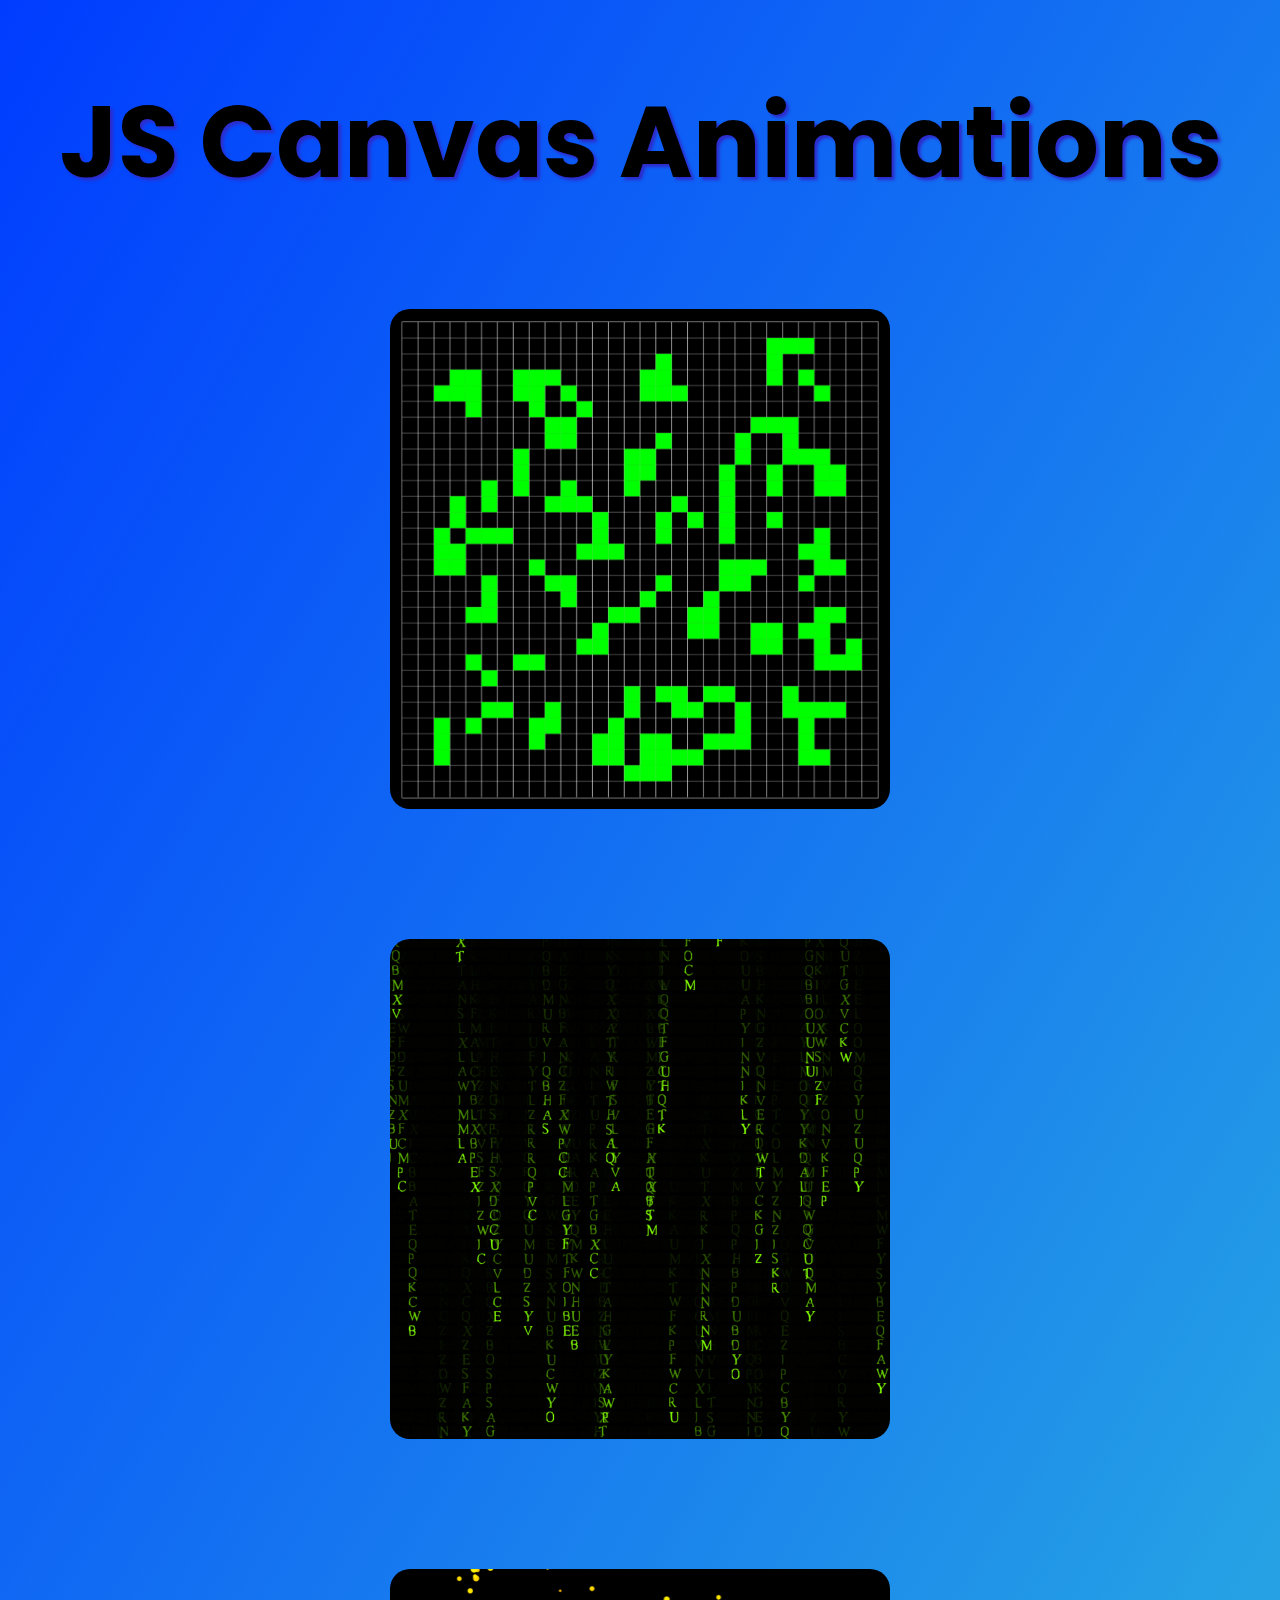
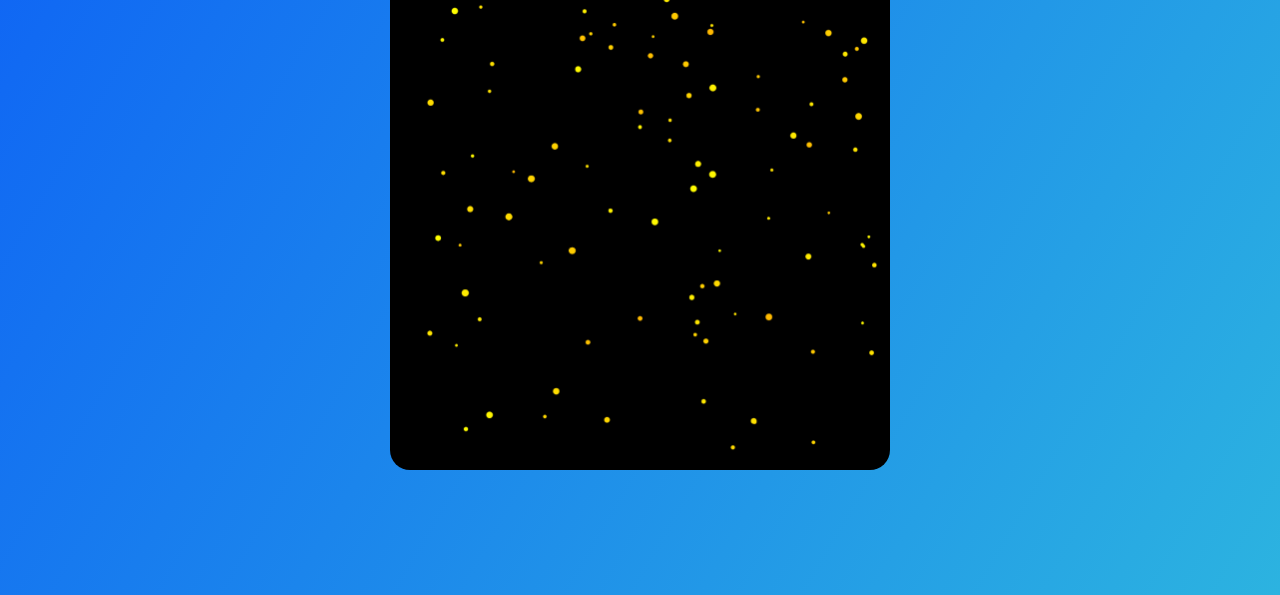
<file: index.html>
<!DOCTYPE html>
<html lang="en">
    <head>
        <title>Javascript Canvas Animations</title>
        <meta charset="utf-8"/>
        <link rel="preconnect" href="https://fonts.googleapis.com">
        <link rel="preconnect" href="https://fonts.gstatic.com" crossorigin>
        <link href="https://fonts.googleapis.com/css2?family=Poppins:wght@400;700;900&display=swap" rel="stylesheet"> 
        <link rel="stylesheet" href="styles/main.css"/>
    </head>
    <body>
        <h1>JS Canvas Animations</h1>
        <div class="animations">
            <a href="game-of-life.html">
                <img src="img/game-of-life.png"/>
            </a>
            <a href="matrix.html">
                <img src="img/matrix.png"/>
            </a>
            <a href="sparkles.html">
                <img src="img/sparkles.png"/>
            </a>
        </div>
    </body>
</html>
</file>
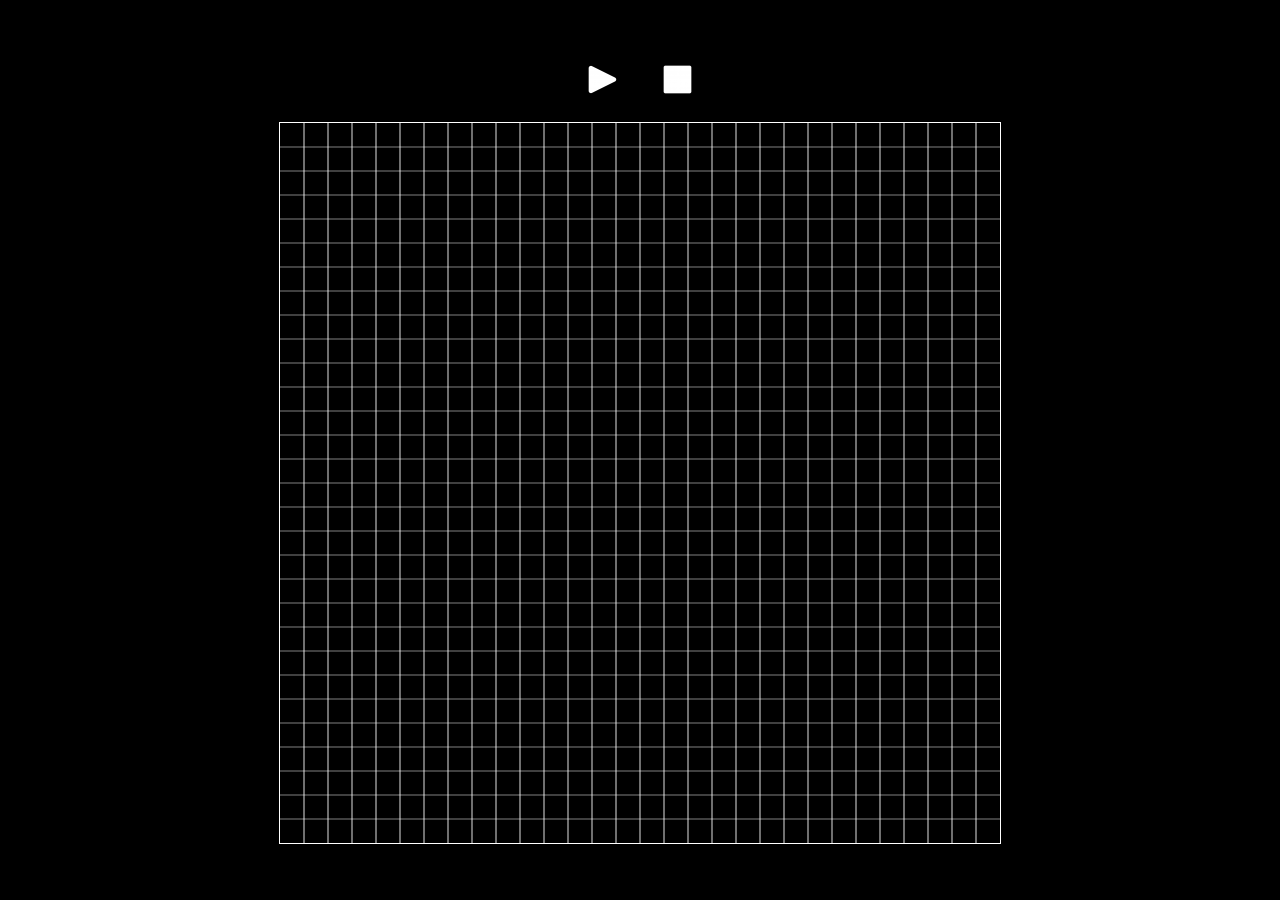
<file: game-of-life.html>
<!DOCTYPE html>
<html lang="en">
    <head>
        <title>Game of Life</title>
        <meta charset="utf-8"/>
        <link rel="stylesheet" href="styles/game-of-life.css"/>
        <script src="js/gameOfLife.js" defer></script>
    </head>
    <body>
        <div class="media-control">
            <img src="img/play.png" id="pause-play"/>
            <img src="img/stop.png" id="stop"/>
        </div>
        <canvas id="canvas"></canvas>
    </body>
</html>
</file>
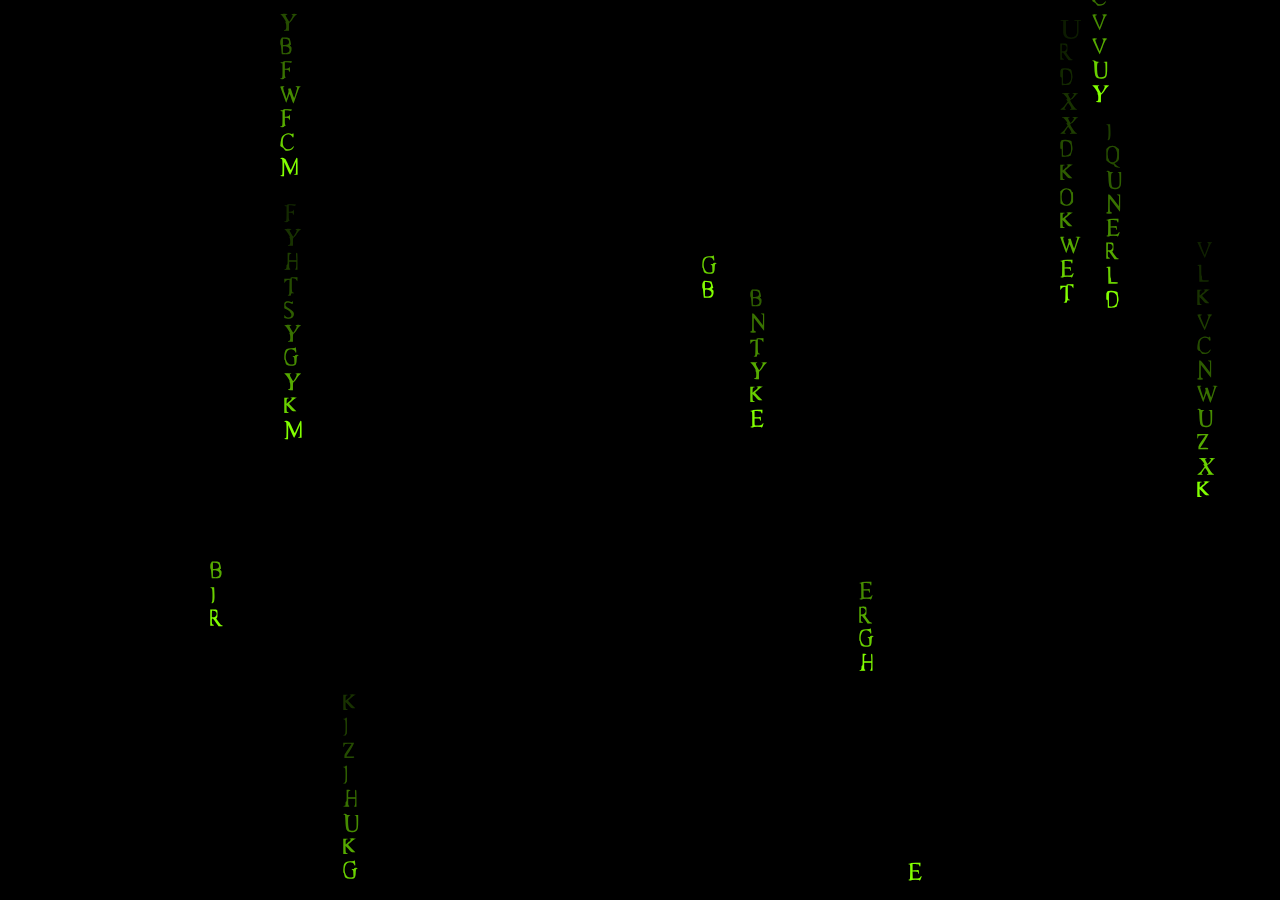
<file: matrix.html>
<!DOCTYPE html>
<html lang="en">
    <head>
        <title>Matrix</title>
        <meta charset="utf-8"/>
        <link rel="stylesheet" href="styles/matrix.css"/>
        <script src="js/matrix.js" defer></script>
    </head>
    <body>
        <canvas id="canvas"></canvas>
    </body>
</html>
</file>
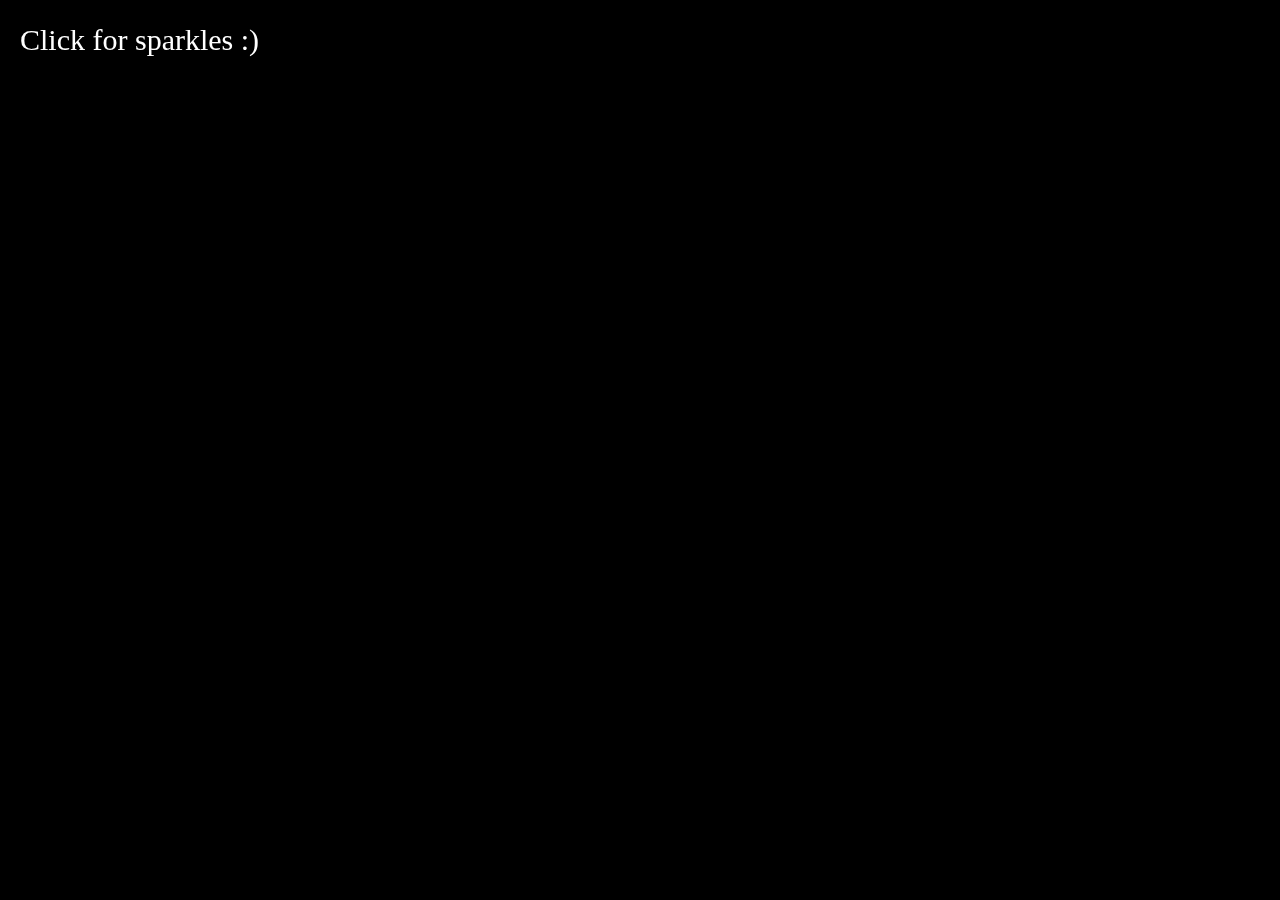
<file: sparkles.html>
<!DOCTYPE html>
<html lang="en">
    <head>
        <title>Sparkles</title>
        <meta charset="utf-8"/>
        <link rel="stylesheet" href="styles/sparkles.css"/>
        <script src="js/sparkles.js" defer></script>
    </head>
    <body>
        <canvas id="canvas"></canvas>
    </body>
</html>
</file>
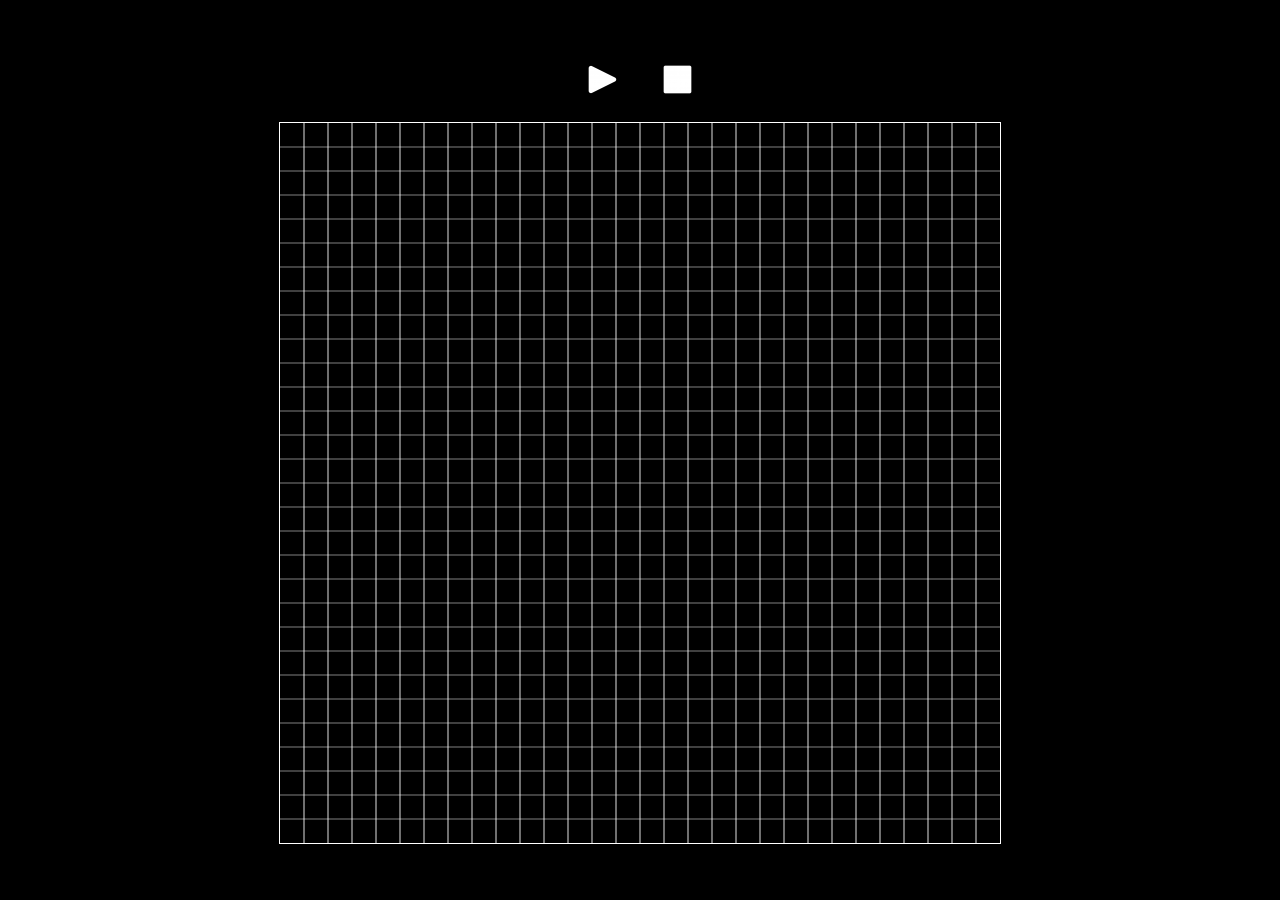
<file: game-of-life/game-of-life.html>
<!DOCTYPE html>
<html lang="en">
    <head>
        <title>Game of Life</title>
        <meta charset="utf-8"/>
        <link rel="stylesheet" href="styles/style.css"/>
        <script src="js/gameOfLife.js" defer></script>
    </head>
    <body>
        <div class="media-control">
            <img src="img/play.png" id="pause-play"/>
            <img src="img/stop.png" id="stop"/>
        </div>
        <canvas id="canvas"></canvas>
    </body>
</html>
</file>
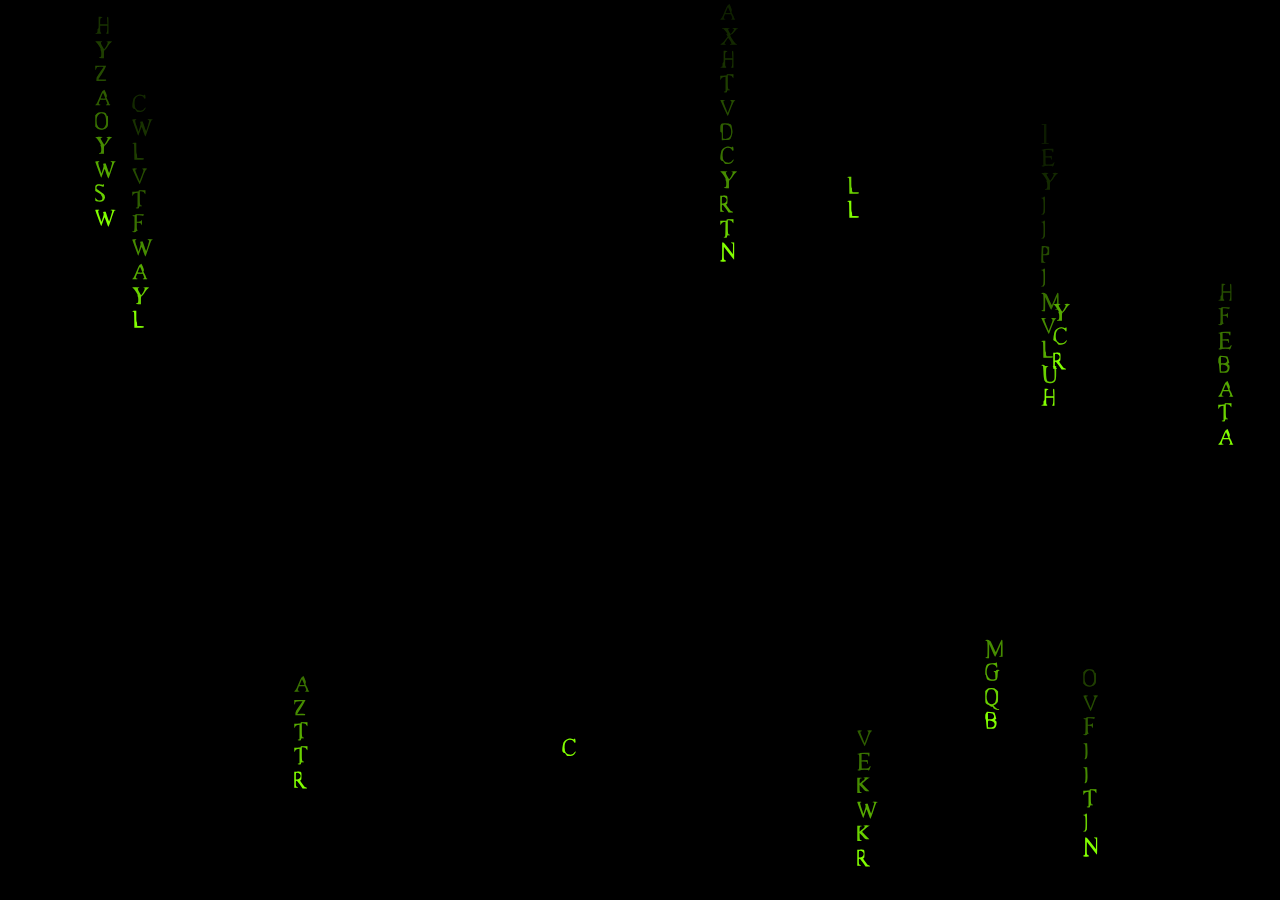
<file: matrix/matrix.html>
<!DOCTYPE html>
<html lang="en">
    <head>
        <title>Matrix</title>
        <meta charset="utf-8"/>
        <link rel="stylesheet" href="styles/style.css"/>
        <script src="js/matrix.js" defer></script>
    </head>
    <body>
        <canvas id="canvas"></canvas>
    </body>
</html>
</file>
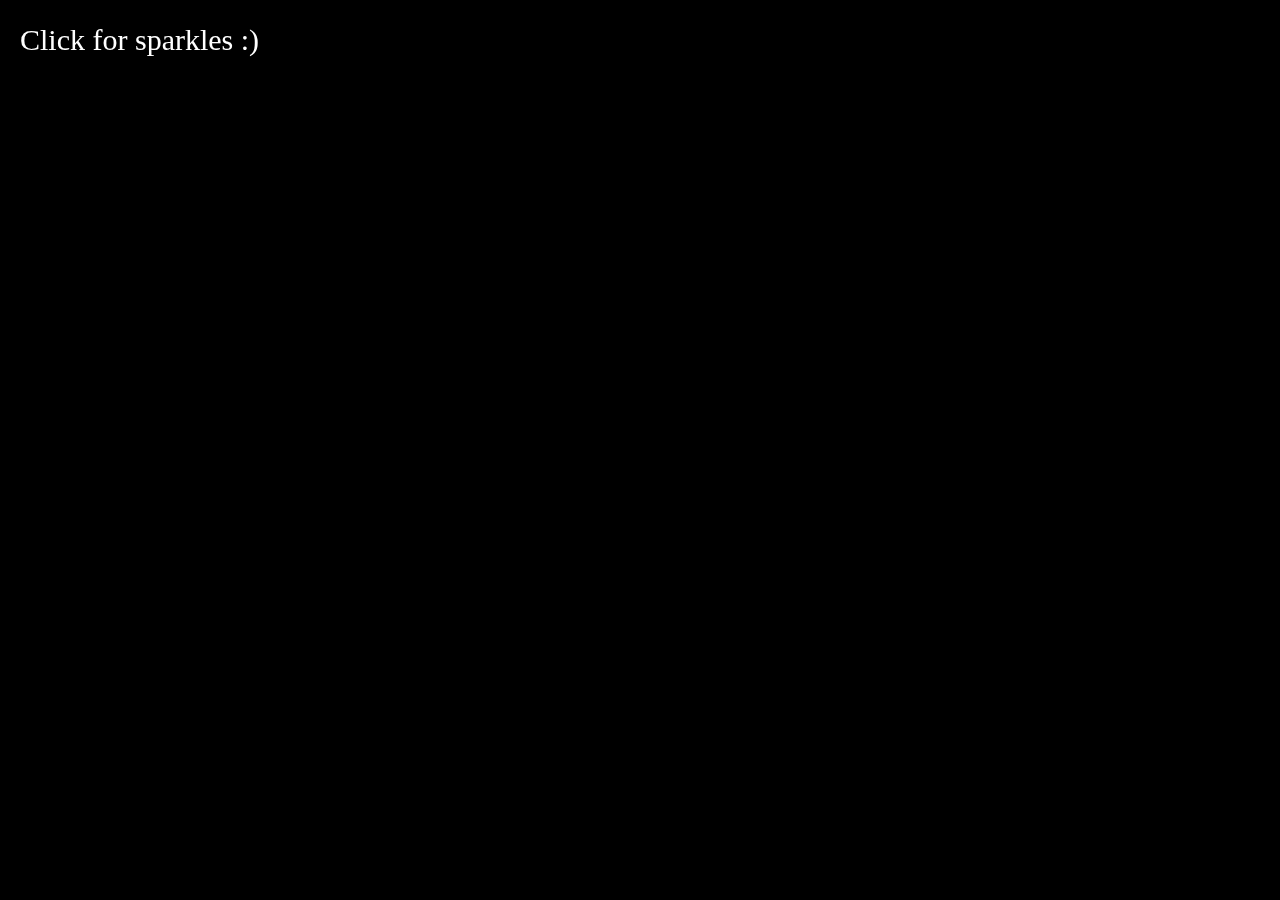
<file: sparkles/sparkles.html>
<!DOCTYPE html>
<html lang="en">
    <head>
        <title>Sparkles</title>
        <meta charset="utf-8"/>
        <link rel="stylesheet" href="styles/style.css"/>
        <script src="js/sparkles.js" defer></script>
    </head>
    <body>
        <canvas id="canvas"></canvas>
    </body>
</html>
</file>
<file: styles/main.css>
html,
body {
    width: 100%;
    margin: 0;
    padding: 0;
}

body {
    display: flex;
    flex-direction: column;
    margin-bottom: 100px;
    font-family: "Poppins";
    text-align: center;
    background-image: linear-gradient(to bottom right, rgb(0, 60, 255), rgb(44, 179, 224));
}

h1 {
    font-size: 100px;
    text-shadow: 3px 3px 3px rgb(45, 45, 204);
}

.animations {
    display: flex;
    flex-direction: column;
    align-items: center;
    gap: 80px;
}

a {
    border-radius: 20px;
    padding: 25px;
    transition: background-color 0.5s;
}

a:hover {
    background-color: rgba(0, 0, 0, 0.15);
    transition: 0.8s;
}

img {
    border-radius: 20px;
    vertical-align: middle;
    width: 500px;
    height: auto;
}
</file>
<file: styles/game-of-life.css>
html, body {
  width:  100%;
  height: 100%;
  margin: 0;
  background-color: black;
}

body {
  display: flex;
  flex-direction: column;
  gap: 20px;
  align-items: center;
  justify-content: center;
}

canvas {
  display: block;
  border: 1px solid white;
}

.media-control {
  display: flex;
  gap: 30px;
}

#pause-play,
#stop {
  cursor: pointer;
}
</file>
<file: styles/matrix.css>
html, body {
    width:  100%;
    height: 100%;
    margin: 0;
  }

canvas {
    display: block;
}

@font-face {
    font-family: 'Matrix';
    src: url('../fonts/matrix.ttf');
    /* font found at https://www.dafont.com/matrix.font */
}
</file>
<file: styles/sparkles.css>
html, body {
    width:  100%;
    height: 100%;
    margin: 0;
  }

canvas {
    display: block;
}
</file>
<file: game-of-life/styles/style.css>
html, body {
  width:  100%;
  height: 100%;
  margin: 0;
  background-color: black;
}

body {
  display: flex;
  flex-direction: column;
  gap: 20px;
  align-items: center;
  justify-content: center;
}

canvas {
  display: block;
  border: 1px solid white;
}

.media-control {
  display: flex;
  gap: 30px;
}

#pause-play,
#stop {
  cursor: pointer;
}
</file>
<file: matrix/styles/style.css>
html, body {
    width:  100%;
    height: 100%;
    margin: 0;
  }

canvas {
    display: block;
}

@font-face {
    font-family: 'Matrix';
    src: url('../fonts/matrix.ttf');
    /* font found at https://www.dafont.com/matrix.font */
}
</file>
<file: sparkles/styles/style.css>
html, body {
    width:  100%;
    height: 100%;
    margin: 0;
  }

canvas {
    display: block;
}
</file>
